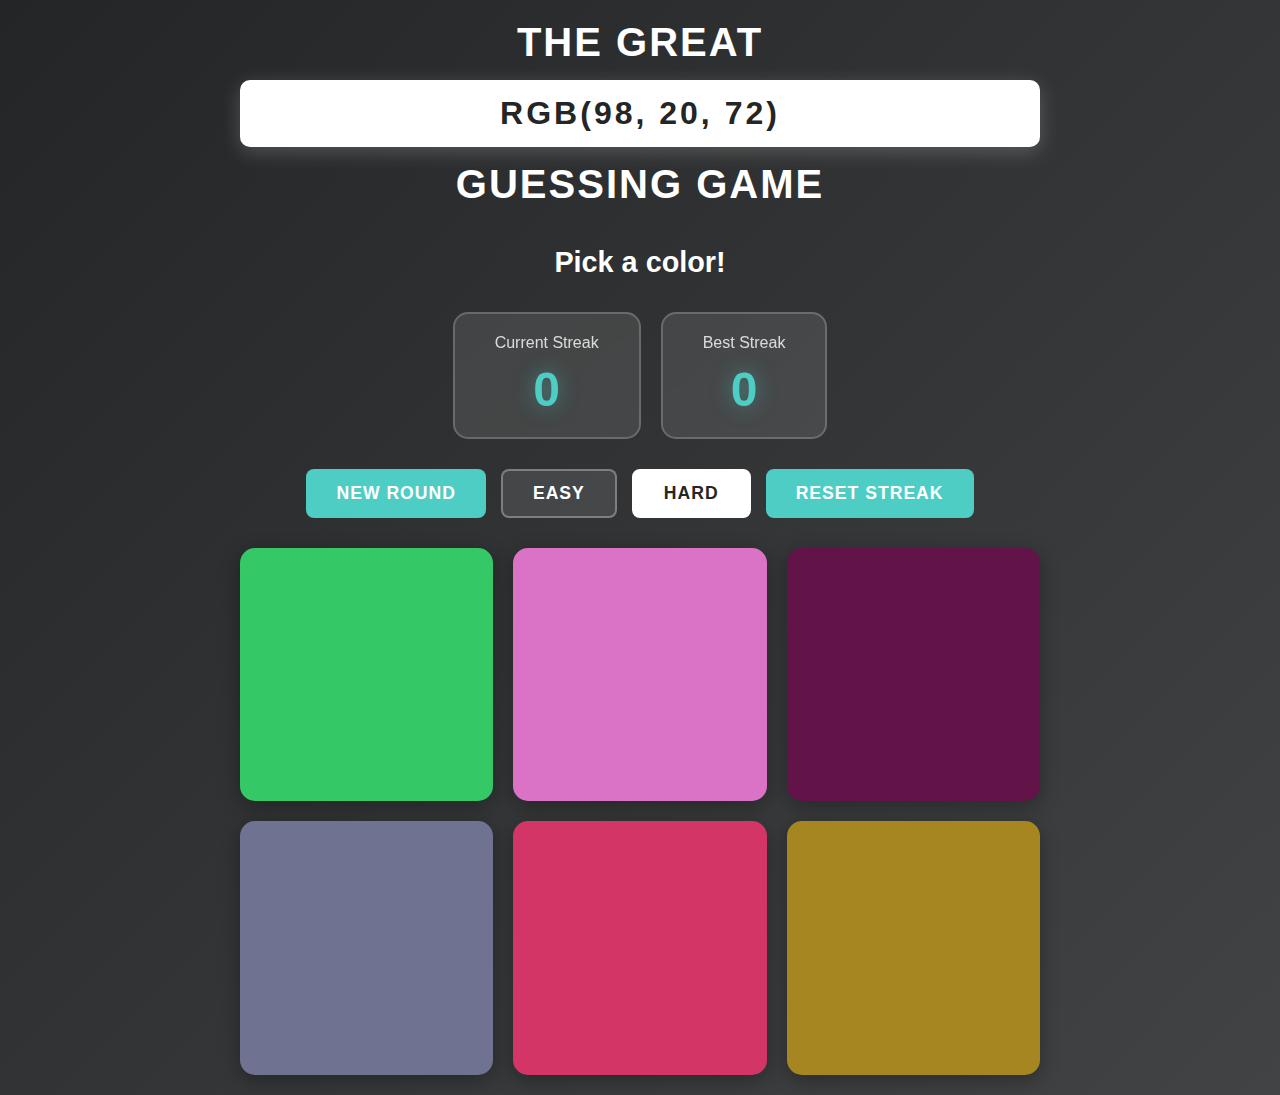
<file: color guessing/index.html>
<!DOCTYPE html>
<html lang="en">
<head>
    <meta charset="UTF-8">
    <meta name="viewport" content="width=device-width, initial-scale=1.0">
    <title>Color Guessing Game</title>
    <link rel="stylesheet" href="style.css">
</head>
<body>
    <div class="container">
        <!-- Header Section -->
        <header>
            <h1>The Great</h1>
            <h1 id="colorDisplay" class="color-display">RGB Color Guessing Game</h1>
            <h1>Guessing Game</h1>
        </header>
        
        <!-- Message Display -->
        <div id="message" class="message">Pick a color!</div>
        
        <!-- Streak Display -->
        <div class="streak-section">
            <div class="streak-box">
                <h3>Current Streak</h3>
                <div id="currentStreak" class="streak-number">0</div>
            </div>
            <div class="streak-box">
                <h3>Best Streak</h3>
                <div id="bestStreak" class="streak-number">0</div>
            </div>
        </div>
        
        <!-- Control Buttons -->
        <div class="controls">
            <button id="newRoundBtn" class="control-btn">New Round</button>
            <button id="easyBtn" class="mode-btn">Easy</button>
            <button id="hardBtn" class="mode-btn selected">Hard</button>
            <button id="resetStreakBtn" class="control-btn">Reset Streak</button>
        </div>
        
        <!-- Color Box Grid -->
        <div id="colorBoxContainer" class="color-box-container">
            <div class="color-box"></div>
            <div class="color-box"></div>
            <div class="color-box"></div>
            <div class="color-box"></div>
            <div class="color-box"></div>
            <div class="color-box"></div>
        </div>
    </div>
    
    <script src="script.js"></script>
</body>
</html>
</file>
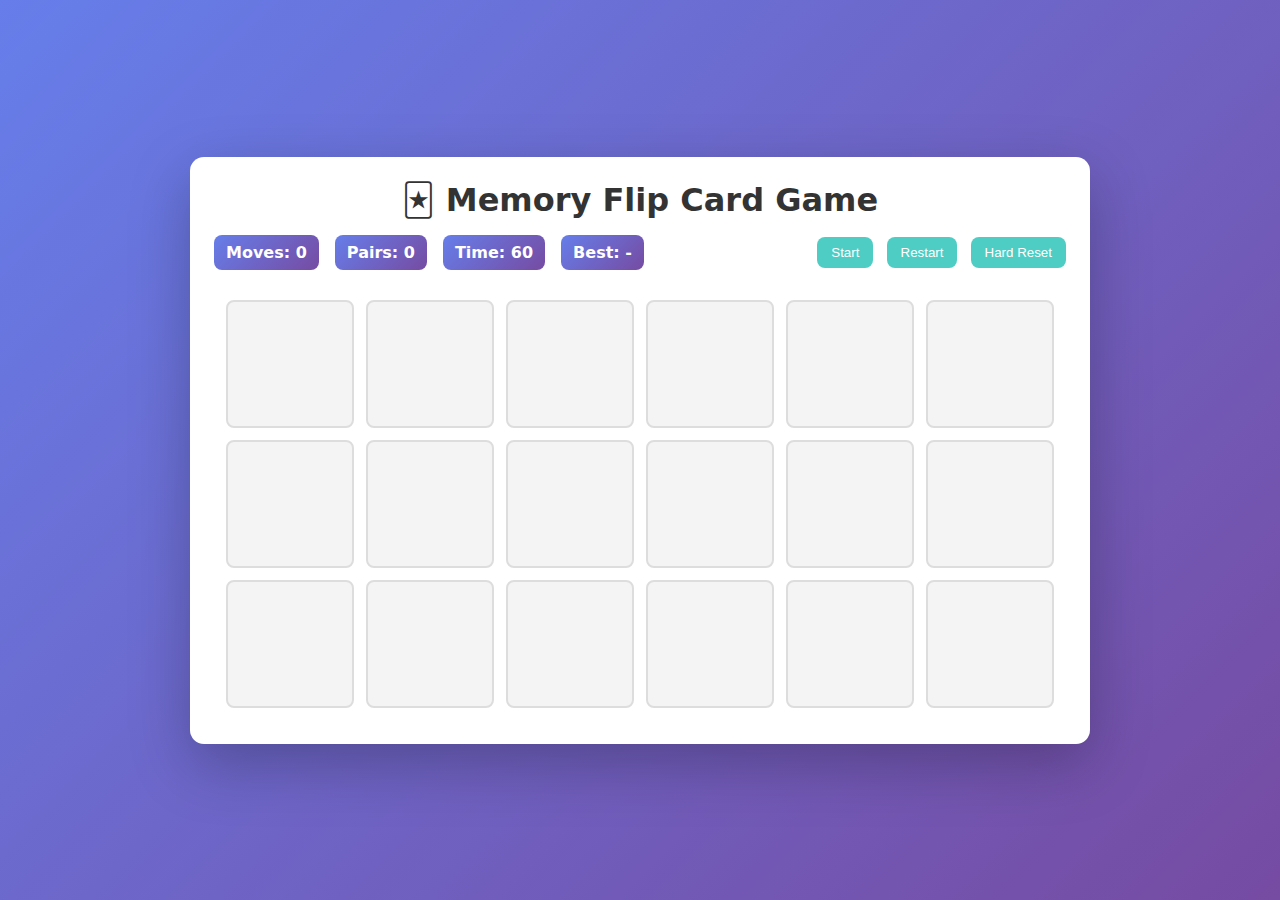
<file: memory flip card game/index.html>
<!DOCTYPE html>
<html lang="en">
<head>
    <meta charset="utf-8" />
    <meta name="viewport" content="width=device-width,initial-scale=1" />
    <title>Memory Flip Card Game</title>
    <link rel="stylesheet" href="style.css" />
</head>
<body>
    <div class="container">
        <h1>🃏 Memory Flip Card Game</h1>

        <div class="controls">
            <div class="scoreboard">
                <div>Moves: <span id="moves">0</span></div>
                <div>Pairs: <span id="pairs">0</span></div>
                <div>Time: <span id="timeLeft">60</span></div>
                <div id="bestBadge">Best: <span id="bestScore">-</span></div>
            </div>

            <div class="buttons">
                <button id="startBtn">Start</button>
                <button id="restartBtn">Restart</button>
                <button id="resetBtn">Hard Reset</button>
            </div>
        </div>

        <div class="board" id="board"></div>

        <div id="countdownOverlay" class="overlay"></div>
    </div>

    <script src="script.js"></script>
</body>
</html>
</file>
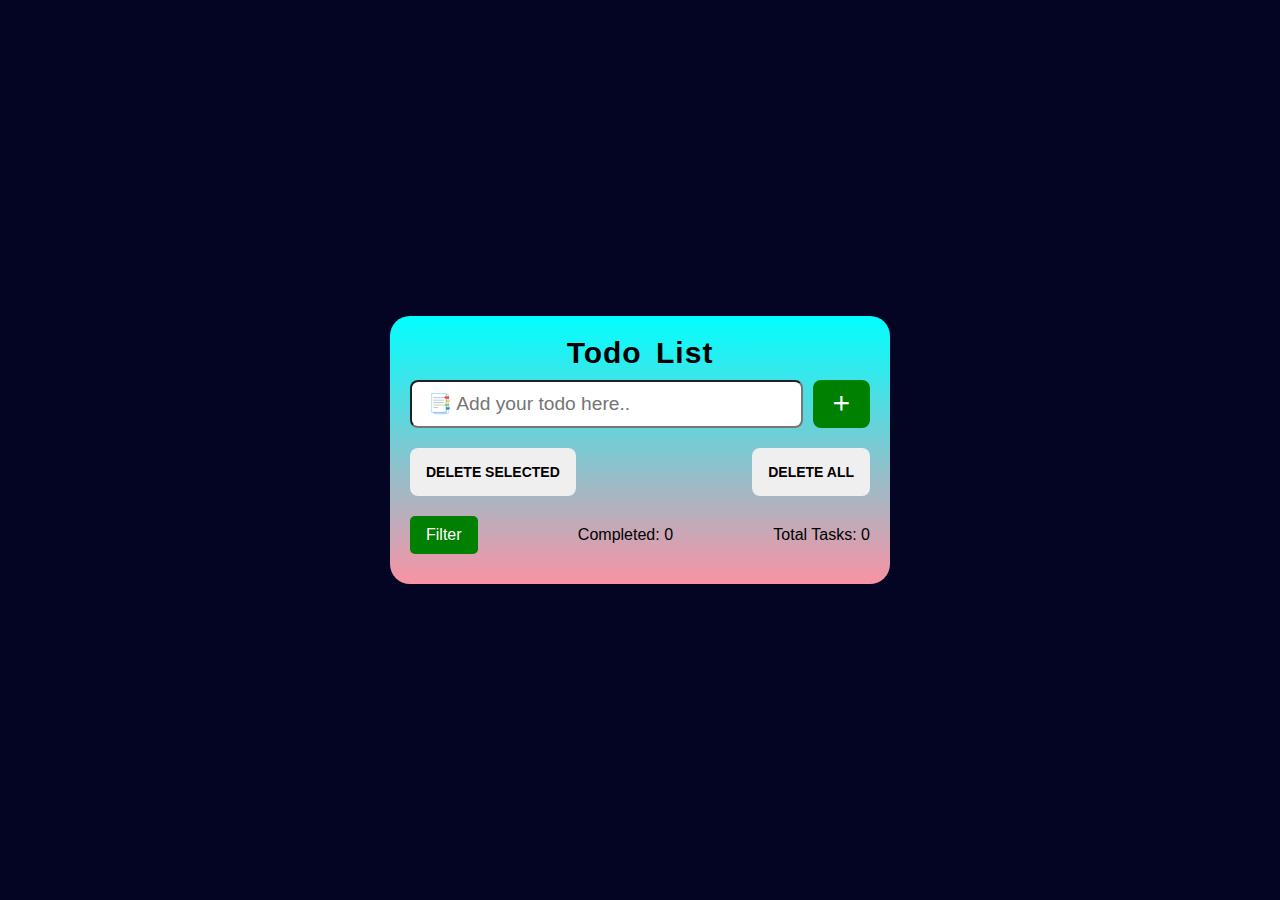
<file: todo-list/index.html>
<!DOCTYPE html>
<html lang="en" data-theme="bumblebee">

<head>
    <meta charset="UTF-8">
    <meta http-equiv="X-UA-Compatible" content="IE=edge">
    <meta name="viewport" content="width=device-width, initial-scale=1.0">
    <!-- css -->
    <link rel="stylesheet" href="style.css">
    <!--Icons-->
    <link href='https://unpkg.com/boxicons@2.1.2/css/boxicons.min.css' rel='stylesheet'>
    <link rel="icon" type="image/x-icon" href="to do.png">

    <title>Todolist</title>
</head>

<body>

    <!-- main todo container -->
    <div class="container">
        <!-- header that has input and add button -->
        <header>
            <h1>Todo List</h1>

            <div class="input-section">
                <input id="todo-input" type="text" placeholder="📑 Add your todo here.."
                    class="input w-full max-w-xs" />
                <button id="add-button" class="btn btn-add ">
                    <i class="bx bx-plus bx-sm"></i>
                </button>
            </div>
        </header>

        <!-- delete buttons -->

        <div class="todos-filter">

            <button id="delete-selected" class="btn btn-ghost delete-selected-btn">
                Delete Selected
            </button>
            <button id="delete-all" class="btn btn-ghost delete-all-btn">
                Delete All
            </button>
        </div>


        <!-- this is the dynamic content which dds ups all the todos -->
        <ul id="all-todos" class="todos-list">

        </ul>


        <!-- dropdown throgh which we can apply filters -->
        <div class="filters">
            <div class="dropdown">
                <button class="dropbtn">Filter</button>
                <div class="dropdown-content">
                    <a href="#" id="all">All</a>
                    <a href="#" id="rem">Pending</a>
                    <a href="#" id="com">Completed</a>
                </div>
            </div>

            <!-- value showing completed task and all -->
            <div class="completed-task">
                <p>Completed: <span id="c-count">0</span></p>
            </div>
            <div class="remaining-task">
                <p>Total Tasks: <span id="r-count">0</span></p>
            </div>
        </div>
    </div>

    <!-- JS -->
    <script src="script.js"></script>

</body>

</html>
</file>
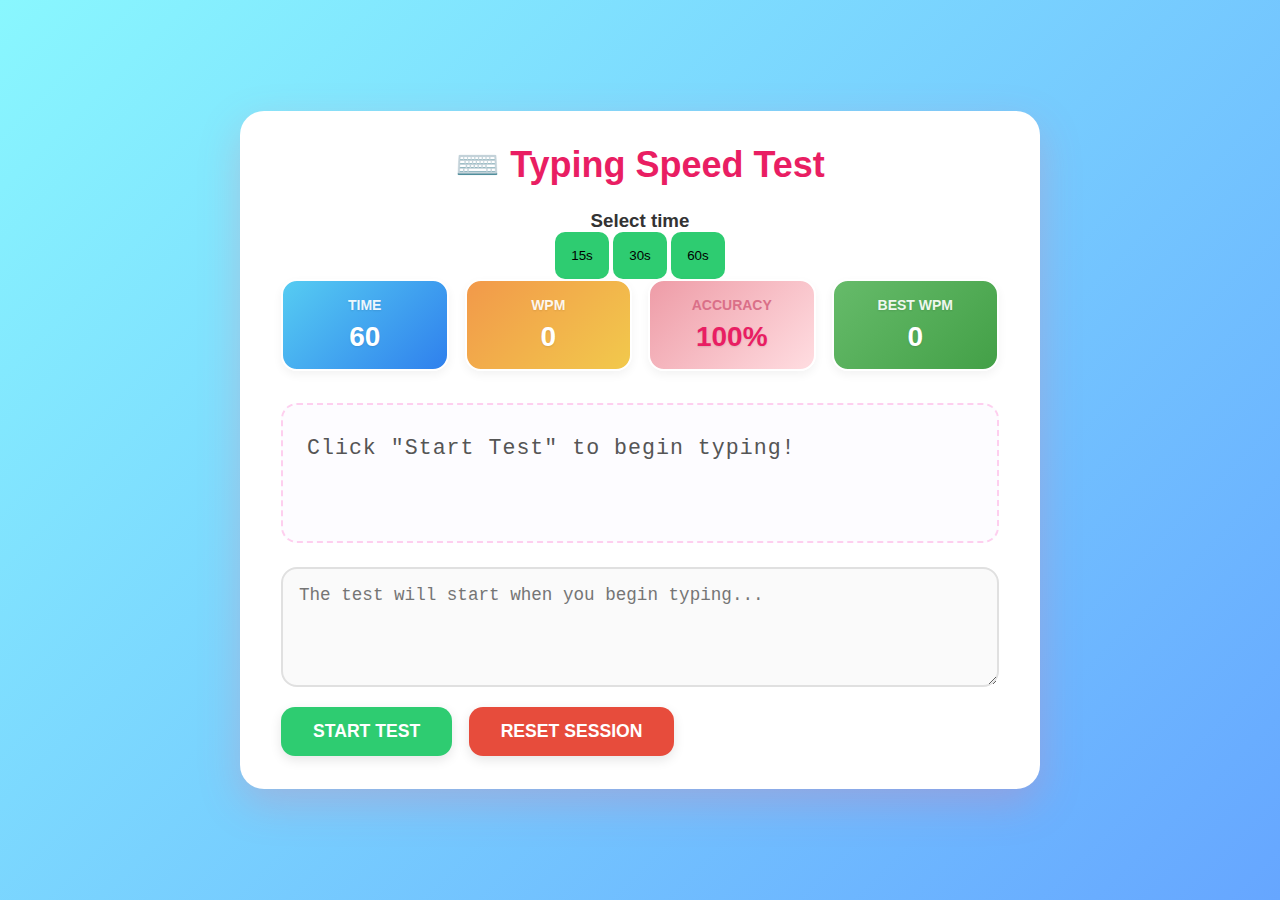
<file: typing speed/index.html>
<!DOCTYPE html>
<html lang="en">
<head>
    <meta charset="UTF-8">
    <meta name="viewport" content="width=device-width, initial-scale=1.0">
    <title>Typing Speed Test</title>
    <link rel="stylesheet" href="style.css">
</head>
<body>
    <div class="container">
        <h1>⌨️ Typing Speed Test</h1>
        <div class="timerBtn">
        <h3>Select time</h3>
            <button id="timer-15">15s</button>
            <button id="timer-30">30s</button>
            <button id="timer-60">60s</button>
        </div>
        <div class="stats-bar">
            <div class="stat-box">
                <h3>Time</h3>
                <div id="timer">60</div>
            </div>
            <div class="stat-box">
                <h3>WPM</h3>
                <div id="wpm">0</div>
            </div>
            <div class="stat-box">
                <h3>Accuracy</h3>
                <div id="accuracy">100%</div>
            </div>
            <div class="stat-box">
                <h3>Best WPM</h3>
                <div id="bestWPM">0</div>
            </div>
        </div>
        
        <div class="text-display" id="textDisplay">
            Click "Start Test" to begin typing!
        </div>
        
        <textarea 
            id="typingArea" 
            placeholder="The test will start when you begin typing..."
            disabled
        ></textarea>
        
        <button id="startBtn" class="start-btn">Start Test</button>
        <button id="resetBtn" class="reset-btn">Reset Session</button>
    </div>
    
    <script src="script.js"></script>
</body>
</html>
</file>
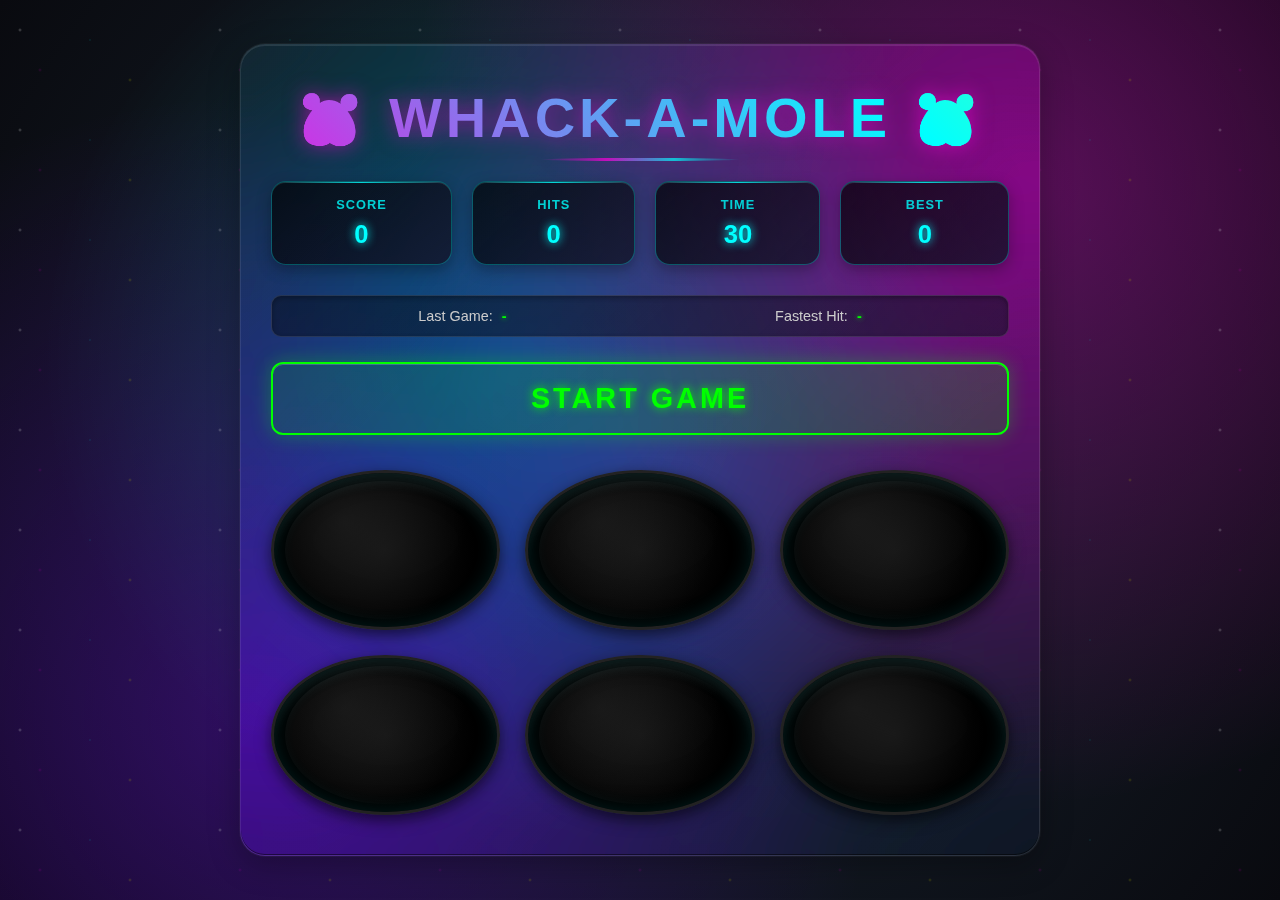
<file: Whack-a-Mole/index.html>
<!DOCTYPE html>
<html lang="en">
<head>
    <meta charset="UTF-8">
    <meta name="viewport" content="width=device-width, initial-scale=1.0">
    <title>Whack-a-Mole Game</title>
    <link rel="stylesheet" href="style.css">
</head>
<body>
    <div class="container">

        <h1 class="title">🐹 Whack-a-Mole 🐹</h1>

        <h2 id="countdownText"></h2>

        <div class="scoreboard">
            <div class="score-box">
                <h3>Score</h3>
                <div id="score">0</div>
            </div>
            <div class="score-box">
                <h3>Hits</h3>
                <div id="hitsDisplay">0</div>
            </div>
            <div class="score-box">
                <h3>Time</h3>
                <div id="timeLeft">30</div>
            </div>
            <div class="score-box">
                <h3>Best</h3>
                <div id="maxScore">0</div>
            </div>
        </div>

        <div class="session-stats">
            <span>Last Game: <strong id="lastScoreDisplay">-</strong></span>
            <span>Fastest Hit: <strong id="fastestHitDisplay">-</strong></span>
        </div>

        <button id="startBtn" class="start-btn">Start Game</button>

        <div class="game-board">
            <div class="hole"><div class="mole"></div></div>
            <div class="hole"><div class="mole"></div></div>
            <div class="hole"><div class="mole"></div></div>
            <div class="hole"><div class="mole"></div></div>
            <div class="hole"><div class="mole"></div></div>
            <div class="hole"><div class="mole"></div></div>
        </div>

        <div id="statusMessage"></div>

    </div>

    <audio id="hitSound" src="https://assets.mixkit.co/active_storage/sfx/2000/2000-preview.mp3"></audio>
    <audio id="popSound" src="https://assets.mixkit.co/active_storage/sfx/2018/2018-preview.mp3"></audio>

    <script src="script.js"></script>
</body>
</html>
</file>
<file: memory flip card game/style.css>
* {
    box-sizing: border-box;
    margin: 0;
    padding: 0
}

body {
    font-family: Inter, system-ui, Segoe UI, Arial;
    background: linear-gradient(135deg, #667eea 0%, #764ba2 100%);
    min-height: 100vh;
    display: flex;
    align-items: center;
    justify-content: center;
    padding: 20px
}

.container {
    background: #fff;
    border-radius: 14px;
    padding: 24px;
    width: 100%;
    max-width: 900px;
    box-shadow: 0 20px 60px rgba(0, 0, 0, .25)
}

h1 {
    color: #333;
    text-align: center;
    margin-bottom: 16px
}

.controls {
    display: flex;
    justify-content: space-between;
    align-items: center;
    margin-bottom: 18px
}

.scoreboard {
    display: flex;
    gap: 16px;
    align-items: center
}

.scoreboard div {
    background: linear-gradient(135deg, #667eea, #764ba2);
    color: #fff;
    padding: 8px 12px;
    border-radius: 8px;
    font-weight: 600
}

.buttons button {
    margin-left: 8px;
    padding: 8px 14px;
    border-radius: 8px;
    border: none;
    background: #4ECDC4;
    color: #fff;
    cursor: pointer
}

.board {
    display: grid;
    grid-template-columns: repeat(6, 1fr);
    gap: 12px;
    padding: 12px
}

.card {
    position: relative;
    padding-top: 100%;
    cursor: pointer;
    perspective: 800px
}

.card .inner {
    position: absolute;
    inset: 0;
    transition: transform .5s;
    transform-style: preserve-3d
}

.card.flipped .inner {
    transform: rotateY(180deg)
}

.card .front,
.card .back {
    position: absolute;
    inset: 0;
    border-radius: 8px;
    display: flex;
    align-items: center;
    justify-content: center;
    backface-visibility: hidden;
    font-size: 1.2rem
}

.card .front {
    background: #f4f4f4;
    border: 2px solid #ddd
}

.card .back {
    background: #667eea;
    color: #fff;
    transform: rotateY(180deg)
}

.card.matched .inner {
    box-shadow: 0 8px 20px rgba(78, 205, 196, .25);
    outline: 4px solid rgba(78, 205, 196, .12)
}

.card.mismatch {
    animation: shake .4s
}

.overlay {
    position: fixed;
    left: 50%;
    top: 50%;
    transform: translate(-50%, -50%);
    padding: 20px 28px;
    border-radius: 10px;
    background: rgba(0, 0, 0, .65);
    color: #fff;
    font-size: 36px;
    display: none
}

.overlay.visible {
    display: block
}

@keyframes shake {
    0% {
        transform: translateX(0)
    }

    25% {
        transform: translateX(-6px)
    }

    50% {
        transform: translateX(6px)
    }

    75% {
        transform: translateX(-4px)
    }

    100% {
        transform: translateX(0)
    }
}

@media(max-width:800px) {
    .board {
        grid-template-columns: repeat(4, 1fr)
    }
}

@media(max-width:480px) {
    .board {
        grid-template-columns: repeat(3, 1fr)
    }
}
</file>
<file: todo-list/style.css>
@import url('https://fonts.googleapis.com/css2?family=Poppins:wght@200;300;400;500;600;800;900&display=swap');

/* for whole documents */
* {
    margin: 0;
    padding: 0;
    box-sizing: border-box;
    font-family:'Franklin Gothic Medium', 'Arial Narrow', Arial, sans-serif;
}

/* for hide scroll bar */
::-webkit-scrollbar {
    display: none;
}

body{
    position: relative;
    height: 100vh;
    display: flex;
    justify-content: center;
    align-items: center;
    background-color: rgb(4, 4, 35);
}



.container {
    display: flex;
    align-items: center;
    justify-content: center;
    flex-direction: column;
    margin: 0 400px;
    min-width: 500px;
    max-width: 1000px;
    background-image: linear-gradient(aqua, rgb(249, 146, 164));
    border-radius: 20px;
    padding: 20px;
}
/* header */

.container header {
    display: flex;
    justify-content: center;
    align-items: center;
    flex-direction: column;
    width: 100%;
    margin-bottom: 20px;
}

header h1 {
    font-size: 30px;
    font-weight: bolder;
    margin-bottom: 10px;
    letter-spacing: 1px;
    word-spacing: 5px;
}


/* input-section */

header .input-section {
    width: 100%;
    display: flex;
    flex-direction: row;
    justify-content: space-between;
    align-items: center;
    width: 100%;
    height: 100%;
}

.input-section input {
    margin-right: 10px;
    max-width: 100%;
}
.max-w-xs {
    max-width: 20rem;
}
.w-full {
    width: 100%;
}

.input {
    border-radius: 0.5rem;
    height: 3rem;
    border-width: 2px black solid;
    flex-shrink: 1;
    padding: 0rem 1rem;
    font-size: 1.2rem;
    line-height: 2;
}

/* todofilters */

.todos-filter, .filters {
    display: flex;
    justify-content: space-between;
    align-items: center;
    width: 100%;
    height: 100%;
    margin-bottom: 10px;
}
.filters {
  margin-top: 10px;
}


.todos-list {
    display: flex;
    flex-direction: column;
    justify-content: space-between;
    align-items: center;
    min-height: 100%;
    max-height: 54vh;
    overflow-y: scroll;
    width: 100%;
}

.todos-list .todo-item{
    display: flex;
    flex-direction: row;
    justify-content: space-between;
    align-items: center;
    padding: 10px;
    width: 100%;
}

.todo-item{
      background-color: wheat;
      border-radius: 12px;
      margin-bottom: 5px;
}

.todo-item p{
    margin-right: 10px;
    font-size: 1.4rem;
}

.todo-item .todo-actions {
    display: flex;
    flex-direction: row;
    align-items: center;
    justify-content: end;
    width: 100%;
    height: 100%;
}

.todo-actions button:not(:last-child){
    margin-right: 10px;
}

.di, .ci{
    pointer-events: none;
}


.line{
    text-decoration: line-through;
}


/*buttons styling*/
.btn{
    cursor: pointer;
    user-select: none;
    border: none;
    outline: none;
    text-align: center;
    border-radius: 0.5rem;
    height: 3rem;
    min-height: 3rem;
    text-transform: uppercase;
    border-width:1px;
    animation: button-pop var(--animation-btn,.25s)ease-in-out;
    flex-wrap: wrap;
    flex-shrink: 0;
    justify-content: center;
    align-items: center;
    padding-left: 1rem;
    padding-right: 1rem;
    font-size: .875rem;
    font-weight: 600;
    line-height: 1em;
    text-decoration-line: none;
    transition: .2s all cubic-bezier(.4,0,.2,1);
    display: inline-flex;
}

.btn:hover{
    background-color: rgb(108, 109, 110);
    color: white;
}


.btn-add{
    background-color: green;
    color: white
}
.btn-add:hover{
    background-color: white;
    color:rgb(255, 221, 0);
}

.btn-success{
    opacity: 1;
    background-color:rgb(50, 177, 50);
    color: white
}

.btn-success:hover{
    background-color: white;
    color:rgb(50, 177, 50);
}

.btn-error{
    opacity: 1;
    background-color:rgb(246, 77, 4);
    color: white
}
.btn-error:hover{
    background-color: white;
    color:rgb(246, 77, 4);
}

.dropbtn {
    background-color: green;
    color: white;
    padding: 10px 16px;
    font-size: 16px;
    border: none;
    cursor: pointer;
    border-radius: 5px;
  }
  
  .dropdown {
    position: relative;
    display: inline-block;
  }
  
  .dropdown-content {
    display: none;
    position: absolute;
    background-color: #f9f9f9;
    min-width: 160px;
    box-shadow: 0px 8px 16px 0px rgba(0,0,0,0.2);
    z-index: 1;
  }
  
  .dropdown-content a {
    color: black;
    padding: 12px 16px;
    text-decoration: none;
    display: block;
  }
  
  .dropdown-content a:hover {background-color: #f1f1f1}
  
  .dropdown:hover .dropdown-content {
    display: block;
  }
  
  .dropdown:hover .dropbtn {
    background-color: white;
    color: yellowgreen;
  }



/* Responsive */
@media only screen and (max-width: 530px) {
    .container {
        margin: 0 20px;
        max-width: 96%;
        min-width: 96%;
    }
}
</file>
<file: typing speed/style.css>
* {
  margin: 0;
  padding: 0;
  box-sizing: border-box;
}

body {
  font-family: "Poppins", -apple-system, BlinkMacSystemFont, "Segoe UI", Roboto,
    Helvetica, Arial, sans-serif;
  background: linear-gradient(135deg, #89f7fe 0%, #66a6ff 100%);
  min-height: 100vh;
  display: flex;
  justify-content: center;
  align-items: center;
  padding: 20px;
  color: #333;
}

.container {
  background: white;
  border-radius: 24px;
  padding: 32px 40px;
  max-width: 800px;
  width: 100%;
  box-shadow: 0 15px 40px rgba(255, 102, 136, 0.25);
  border: 1px solid rgba(255, 255, 255, 0.5);
}
.timerBtn{
  text-align: center;
}
.timerBtn button{
  background-color: #2ecc71;
  padding: 16px;
  border: none;
  border-radius: 10px;
}

h1 {
  text-align: center;
  color: #e91e63;
  margin-bottom: 24px;
  font-size: 2.25em;
  font-weight: 700;
}

.stats-bar {
  display: grid;
  grid-template-columns: repeat(4, 1fr);
  gap: 16px;
  margin-bottom: 32px;
}

.stat-box {
  background: #f8f9fa;
  color: white;
  padding: 16px;
  border-radius: 16px;
  text-align: center;
  border: 2px solid white;
  box-shadow: 0 4px 10px rgba(0, 0, 0, 0.05);
}

.stat-box:nth-child(1) {
  background: linear-gradient(135deg, #56ccf2, #2f80ed);
}
.stat-box:nth-child(2) {
  background: linear-gradient(135deg, #f2994a, #f2c94c);
}
.stat-box:nth-child(3) {
  background: linear-gradient(135deg, #ee9ca7, #ffdde1);
  color: #c43c5b;
}
.stat-box:nth-child(3) div {
  color: #e91e63;
}
.stat-box:nth-child(4) {
  background: linear-gradient(135deg, #66bb6a, #43a047);
}

.stat-box h3 {
  font-size: 0.875em; 
  margin-bottom: 8px;
  font-weight: 700;
  color: white;
  opacity: 0.9;
  text-transform: uppercase;
  text-shadow: 0 1px 2px rgba(0, 0, 0, 0.1);
}
.stat-box:nth-child(3) h3 {
  color: #da6f88;
  opacity: 1;
  text-shadow: none;
}

.stat-box div {
  font-size: 1.75em; 
  font-weight: 700;
  color: white;
  text-shadow: 0 1px 2px rgba(0, 0, 0, 0.1);
}

.text-display {
  background: #fdfcff;
  border: 2px dashed #fecfef;
  padding: 24px;
  border-radius: 16px;
  font-family: "Roboto Mono", "Courier New", monospace;
  font-size: 1.35em; 
  line-height: 1.8;
  margin-bottom: 24px;
  min-height: 140px;
  letter-spacing: 1px;
  overflow-wrap: break-word;
  color: #555;
}

.text-display .correct {
  color: #bdc3c7;
}

.text-display .incorrect {
  color: #e74c3c;
  background: #f9e0de;
  border-radius: 4px;
  text-decoration: underline;
  text-decoration-color: #e74c3c;
}

.text-display .current {
  background: #aee1ff;
  color: #0056b3;
  border-radius: 4px;
  font-weight: 700;
}

#typingArea {
  width: 100%;
  padding: 16px;
  font-size: 1.1em;
  border: 2px solid #e0e0e0;
  border-radius: 16px;
  resize: vertical;
  min-height: 120px;
  font-family: "Roboto Mono", "Courier New", monospace;
  margin-bottom: 16px;
  transition: border-color 0.2s, box-shadow 0.2s;
}

#typingArea:focus {
  outline: none;
  border-color: #e91e63;
  box-shadow: 0 0 10px rgba(233, 30, 99, 0.2);
}

.start-btn,
.reset-btn {
  padding: 14px 32px;
  font-size: 1.1em; 
  font-weight: 700;
  border: none;
  border-radius: 14px;
  cursor: pointer;
  transition: all 0.2s ease-in-out;
  margin-right: 12px;
  box-shadow: 0 4px 12px rgba(0, 0, 0, 0.1);
  text-transform: uppercase;
}

.start-btn {
  background: #2ecc71;
  color: white;
}

.start-btn:hover {
  background: #28b463;
  transform: translateY(-2px);
  box-shadow: 0 6px 16px rgba(0, 0, 0, 0.15);
}

.start-btn:disabled {
  background: #ccc;
  cursor: not-allowed;
  transform: none;
  box-shadow: 0 4px 12px rgba(0, 0, 0, 0.1);
}

.reset-btn {
  background: #e74c3c;
  color: white;
}

.reset-btn:hover {
  background: #c0392b;
  transform: translateY(-2px);
  box-shadow: 0 6px 16px rgba(0, 0, 0, 0.15);
}

.start-btn:active,
.reset-btn:active {
  transform: scale(0.98) translateY(1px);
}

@media (max-width: 768px) {
  .stats-bar {
    grid-template-columns: repeat(2, 1fr);
  }

  h1 {
    font-size: 1.75em; 
  }

  .container {
    padding: 24px;
  }

  .text-display {
    font-size: 1.15em;
  }
}

@media (max-width: 480px) {
  .stats-bar {
    grid-template-columns: 1fr;
  }

  .start-btn,
  .reset-btn {
    width: 100%;
    margin-bottom: 10px;
  }
}
</file>
<file: Whack-a-Mole/style.css>
* {
    margin: 0;
    padding: 0;
    box-sizing: border-box;
}

body {
    font-family: 'Orbitron', 'Poppins', sans-serif;
    background: 
        radial-gradient(circle at 20% 80%, rgba(120, 0, 255, 0.3) 0%, transparent 50%),
        radial-gradient(circle at 80% 20%, rgba(255, 0, 222, 0.3) 0%, transparent 50%),
        radial-gradient(circle at 40% 40%, rgba(0, 255, 255, 0.2) 0%, transparent 50%),
        radial-gradient(circle at center, #1b2735 0%, #090a0f 100%);
    min-height: 100vh;
    display: flex;
    justify-content: center;
    align-items: center;
    padding: 20px;
    color: #fff;
    overflow-x: hidden;
    position: relative;
}

/* Animated background particles */
body::before {
    content: '';
    position: fixed;
    top: 0;
    left: 0;
    width: 100%;
    height: 100%;
    background: 
        radial-gradient(2px 2px at 20px 30px, #eee, transparent),
        radial-gradient(2px 2px at 40px 70px, rgba(255, 0, 222, 0.5), transparent),
        radial-gradient(1px 1px at 90px 40px, rgba(0, 255, 255, 0.8), transparent),
        radial-gradient(2px 2px at 130px 80px, rgba(255, 255, 0, 0.6), transparent);
    background-repeat: repeat;
    background-size: 200px 100px;
    z-index: -1;
    animation: float 20s infinite linear;
    opacity: 0.3;
}

.container {
    width: 100%;
    max-width: 800px;
    background: linear-gradient(135deg, 
        rgba(255, 255, 255, 0.05) 0%, 
        rgba(255, 255, 255, 0.02) 100%);
    backdrop-filter: blur(15px) saturate(180%);
    border: 1px solid rgba(255, 255, 255, 0.1);
    border-radius: 25px;
    box-shadow: 
        0 8px 32px rgba(0, 0, 0, 0.3),
        inset 0 1px 0 rgba(255, 255, 255, 0.1),
        inset 0 -1px 0 rgba(0, 0, 0, 0.5),
        0 0 0 1px rgba(255, 255, 255, 0.05);
    padding: 40px 30px;
    position: relative;
    overflow: hidden;
    transition: transform 0.3s ease, box-shadow 0.3s ease;
}

.container::before {
    content: '';
    position: absolute;
    top: 0;
    left: -100%;
    width: 100%;
    height: 100%;
    background: linear-gradient(90deg, 
        transparent, 
        rgba(255, 255, 255, 0.1), 
        transparent);
    transition: left 0.6s ease;
    z-index: 1;
}

.container:hover::before {
    left: 100%;
}

.container:hover {
    transform: translateY(-5px);
    box-shadow: 
        0 15px 40px rgba(0, 255, 255, 0.2),
        inset 0 1px 0 rgba(255, 255, 255, 0.1),
        inset 0 -1px 0 rgba(0, 0, 0, 0.5);
}

.title {
    text-align: center;
    font-size: 3.5em;
    color: #fff;
    margin-bottom: 30px;
    font-weight: 900;
    text-transform: uppercase;
    letter-spacing: 4px;
    background: linear-gradient(45deg, #ff00de, #00ffff, #ffff00, #ff00de);
    background-size: 300% 300%;
    -webkit-background-clip: text;
    -webkit-text-fill-color: transparent;
    background-clip: text;
    animation: 
        gradient-shift 3s ease infinite,
        text-float 3s ease-in-out infinite;
    position: relative;
    filter: drop-shadow(0 0 10px rgba(255, 0, 222, 0.5));
}

.title::after {
    content: '';
    position: absolute;
    bottom: -10px;
    left: 50%;
    transform: translateX(-50%);
    width: 200px;
    height: 3px;
    background: linear-gradient(90deg, transparent, #ff00de, #00ffff, transparent);
    border-radius: 50%;
    opacity: 0.7;
}

.scoreboard {
    display: flex;
    justify-content: center;
    flex-wrap: wrap;
    gap: 20px;
    margin: 30px auto;
    perspective: 1000px;
}

.score-box {
    background: linear-gradient(135deg, 
        rgba(0, 0, 0, 0.7) 0%, 
        rgba(20, 20, 40, 0.8) 100%);
    border: 1px solid rgba(0, 255, 255, 0.3);
    color: #00ffff;
    padding: 15px 20px;
    border-radius: 15px;
    text-align: center;
    min-width: 100px;
    box-shadow: 
        0 5px 15px rgba(0, 0, 0, 0.3),
        inset 0 1px 0 rgba(255, 255, 255, 0.1);
    flex: 1 1 auto;
    transition: all 0.3s ease;
    position: relative;
    overflow: hidden;
    transform-style: preserve-3d;
}

.score-box::before {
    content: '';
    position: absolute;
    top: 0;
    left: 0;
    right: 0;
    height: 1px;
    background: linear-gradient(90deg, 
        transparent, 
        rgba(0, 255, 255, 0.8), 
        transparent);
}

.score-box:hover {
    transform: translateY(-5px) rotateX(5deg);
    box-shadow: 
        0 10px 25px rgba(0, 255, 255, 0.2),
        inset 0 1px 0 rgba(255, 255, 255, 0.2);
    border-color: rgba(0, 255, 255, 0.6);
}

.score-box h3 {
    font-size: 0.8em;
    text-transform: uppercase;
    opacity: 0.8;
    margin-bottom: 8px;
    letter-spacing: 1px;
    font-weight: 600;
}

.score-box div {
    font-size: 1.6em;
    font-weight: 800;
    text-shadow: 0 0 10px currentColor;
    transition: all 0.3s ease;
    position: relative;
    z-index: 2;
}

/* Gold Text Class */
.gold-text {
    color: #ffd700 !important;
    text-shadow: 
        0 0 10px #ffd700, 
        0 0 20px #ffaa00,
        0 0 30px #ff8800 !important;
    animation: gold-pulse 2s ease-in-out infinite;
}

/* High Score Glow Animation */
.glow-anim {
    animation: high-score-glow 1s ease-in-out infinite alternate;
    color: #ffff00 !important;
}

@keyframes high-score-glow {
    from {
        text-shadow: 
            0 0 10px #ffff00,
            0 0 20px #ffaa00;
        transform: scale(1);
    }
    to {
        text-shadow: 
            0 0 20px #ffff00,
            0 0 40px #ffaa00,
            0 0 60px #ff8800;
        transform: scale(1.1);
    }
}

@keyframes gold-pulse {
    0%, 100% {
        text-shadow: 
            0 0 10px #ffd700, 
            0 0 20px #ffaa00;
        transform: scale(1);
    }
    50% {
        text-shadow: 
            0 0 15px #ffd700, 
            0 0 30px #ffaa00,
            0 0 45px #ff8800;
        transform: scale(1.05);
    }
}

/* Session Stats Bar */
.session-stats {
    display: flex;
    justify-content: space-around;
    margin-bottom: 25px;
    font-size: 0.9em;
    color: #ccc;
    background: linear-gradient(135deg, 
        rgba(0, 0, 0, 0.4) 0%, 
        rgba(20, 20, 40, 0.6) 100%);
    padding: 12px;
    border-radius: 10px;
    border: 1px solid rgba(255, 255, 255, 0.1);
    box-shadow: inset 0 2px 5px rgba(0, 0, 0, 0.3);
}

.session-stats strong {
    color: #00ff00;
    margin-left: 5px;
    text-shadow: 0 0 5px #00ff00;
}

.start-btn {
    width: 100%;
    padding: 18px;
    background: linear-gradient(135deg, 
        rgba(0, 255, 0, 0.1) 0%, 
        rgba(0, 200, 0, 0.2) 100%);
    border: 2px solid #00ff00;
    border-radius: 12px;
    font-size: 1.8em;
    color: #00ff00;
    font-family: 'Orbitron', sans-serif;
    font-weight: bold;
    text-transform: uppercase;
    letter-spacing: 3px;
    cursor: pointer;
    transition: all 0.4s cubic-bezier(0.175, 0.885, 0.32, 1.275);
    margin-bottom: 35px;
    box-shadow: 
        0 0 20px rgba(0, 255, 0, 0.3),
        inset 0 1px 0 rgba(255, 255, 255, 0.2);
    text-shadow: 0 0 10px #00ff00;
    position: relative;
    overflow: hidden;
}

.start-btn::before {
    content: '';
    position: absolute;
    top: 0;
    left: -100%;
    width: 100%;
    height: 100%;
    background: linear-gradient(90deg, 
        transparent, 
        rgba(255, 255, 255, 0.2), 
        transparent);
    transition: left 0.6s ease;
}

.start-btn:hover::before {
    left: 100%;
}

.start-btn:hover {
    background: linear-gradient(135deg, 
        rgba(0, 255, 0, 0.3) 0%, 
        rgba(0, 200, 0, 0.4) 100%);
    color: #fff;
    box-shadow: 
        0 0 40px rgba(0, 255, 0, 0.6),
        0 0 80px rgba(0, 255, 0, 0.3),
        inset 0 1px 0 rgba(255, 255, 255, 0.3);
    transform: scale(1.03) translateY(-2px);
    border-color: #80ff80;
}

.start-btn:active {
    transform: scale(0.98) translateY(0);
}

.start-btn:disabled {
    background: rgba(50, 50, 50, 0.3);
    border-color: #444;
    color: #666;
    box-shadow: none;
    cursor: not-allowed;
    transform: none;
}

.start-btn:disabled::before {
    display: none;
}

.game-board {
    display: grid;
    grid-template-columns: repeat(3, 1fr);
    gap: 25px;
    perspective: 1000px;
}

.hole {
    height: 160px;
    background: radial-gradient(circle at center, #111 0%, #000 70%);
    border-radius: 50%;
    border: 3px solid #222;
    box-shadow: 
        inset 0 -10px 30px rgba(0, 0, 0, 0.9),
        inset 0 10px 10px rgba(50, 50, 50, 0.3),
        0 5px 15px rgba(0, 0, 0, 0.6);
    overflow: hidden;
    position: relative;
    cursor: crosshair;
    transition: all 0.3s ease;
    transform-style: preserve-3d;
}

.hole::before {
    content: '';
    position: absolute;
    top: 5%;
    left: 5%;
    right: 5%;
    bottom: 5%;
    border-radius: 50%;
    background: radial-gradient(circle at 30% 30%, 
        rgba(50, 50, 50, 0.4) 0%, 
        transparent 70%);
    z-index: 1;
}

.hole::after {
    content: '';
    position: absolute;
    top: 0; 
    left: 0; 
    right: 0; 
    bottom: 0;
    border-radius: 50%;
    box-shadow: 
        inset 0 0 20px rgba(0, 255, 255, 0.3),
        0 0 30px rgba(0, 255, 255, 0.1);
    opacity: 0.4;
    pointer-events: none;
    z-index: 5;
    transition: opacity 0.3s ease;
}

.hole:hover::after {
    opacity: 0.7;
}

.hole:hover {
    transform: translateY(-5px) rotateX(5deg);
    box-shadow: 
        inset 0 -10px 30px rgba(0, 0, 0, 0.9),
        inset 0 10px 10px rgba(50, 50, 50, 0.3),
        0 10px 25px rgba(0, 255, 255, 0.2);
}

.mole {
    width: 75%;
    height: 75%;
    background: radial-gradient(circle at 30% 30%, 
        #ff00de 0%, 
        #cc00b3 30%, 
        #660058 100%);
    border-radius: 50%;
    position: absolute;
    bottom: -100%;
    left: 50%;
    transform: translateX(-50%);
    transition: bottom 0.2s cubic-bezier(0.175, 0.885, 0.32, 1.275);
    box-shadow: 
        0 0 30px #ff00de,
        inset 0 -5px 10px rgba(0, 0, 0, 0.5);
    z-index: 2;
    cursor: pointer;
}

.mole::before {
    content: "👾";
    font-size: 4rem;
    position: absolute;
    top: 50%;
    left: 50%;
    transform: translate(-50%, -50%);
    filter: drop-shadow(0 2px 5px rgba(0, 0, 0, 0.5));
    z-index: 3;
}

.mole::after {
    content: '';
    position: absolute;
    top: 15%;
    left: 25%;
    width: 20%;
    height: 10%;
    border-radius: 50%;
    background: rgba(255, 255, 255, 0.3);
    filter: blur(2px);
    z-index: 2;
}

.mole.up {
    bottom: 8%;
    animation: mole-bounce 0.3s ease;
}

.mole.hit {
    background: radial-gradient(circle at 30% 30%, 
        #ffff00 0%, 
        #ffaa00 50%, 
        #ff6600 100%);
    transition: all 0.1s ease;
    box-shadow: 
        0 0 40px #ffff00,
        0 0 80px #ffaa00;
}

.mole.hit::before {
    content: "💥";
    animation: explosion 0.3s ease-out;
}

#statusMessage {
    margin-top: 25px;
    padding: 20px;
    background: linear-gradient(135deg, 
        rgba(255, 0, 222, 0.15) 0%, 
        rgba(200, 0, 180, 0.25) 100%);
    border: 1px solid rgba(255, 0, 222, 0.4);
    color: #fff;
    border-radius: 12px;
    text-align: center;
    font-size: 1.3em;
    font-weight: bold;
    text-shadow: 0 0 10px #ff00de;
    display: none;
    animation: popIn 0.4s cubic-bezier(0.175, 0.885, 0.32, 1.275);
    min-height: 60px;
    backdrop-filter: blur(5px);
    box-shadow: 
        0 5px 15px rgba(255, 0, 222, 0.2),
        inset 0 1px 0 rgba(255, 255, 255, 0.1);
}

#countdownText {
    text-align: center;
    font-size: 5em;
    font-weight: 900;
    position: absolute;
    top: 50%;
    left: 50%;
    transform: translate(-50%, -50%);
    color: #fff;
    z-index: 100;
    text-shadow: 
        0 0 20px #ff0000,
        0 0 40px #ff4444,
        0 0 60px #ff8888;
    pointer-events: none;
    animation: countdown-pulse 0.5s ease-in-out infinite alternate;
}

/* Animations */
@keyframes flicker {
    0%, 19%, 21%, 23%, 25%, 54%, 56%, 100% {
        text-shadow: 
            0 0 5px #fff,
            0 0 10px #fff,
            0 0 20px #ff00de,
            0 0 30px #ff00de,
            0 0 40px #ff00de;
        opacity: 1;
    }
    20%, 24%, 55% {
        text-shadow: none;
        opacity: 0.8;
    }
}

@keyframes gradient-shift {
    0%, 100% {
        background-position: 0% 50%;
    }
    50% {
        background-position: 100% 50%;
    }
}

@keyframes text-float {
    0%, 100% {
        transform: translateY(0);
    }
    50% {
        transform: translateY(-5px);
    }
}

@keyframes float {
    0% {
        transform: translateY(0) translateX(0);
    }
    50% {
        transform: translateY(-20px) translateX(10px);
    }
    100% {
        transform: translateY(0) translateX(0);
    }
}

@keyframes popIn {
    0% {
        opacity: 0;
        transform: scale(0.8) translateY(20px);
    }
    100% {
        opacity: 1;
        transform: scale(1) translateY(0);
    }
}

@keyframes mole-bounce {
    0% {
        transform: translateX(-50%) scale(0.8);
    }
    70% {
        transform: translateX(-50%) scale(1.1);
    }
    100% {
        transform: translateX(-50%) scale(1);
    }
}

@keyframes explosion {
    0% {
        transform: translate(-50%, -50%) scale(0.5);
        opacity: 0;
    }
    50% {
        transform: translate(-50%, -50%) scale(1.2);
        opacity: 1;
    }
    100% {
        transform: translate(-50%, -50%) scale(1);
        opacity: 1;
    }
}

@keyframes countdown-pulse {
    from {
        transform: translate(-50%, -50%) scale(1);
        opacity: 1;
    }
    to {
        transform: translate(-50%, -50%) scale(1.1);
        opacity: 0.8;
    }
}

/* Responsive Design */
@media (max-width: 768px) {
    .container {
        padding: 25px 20px;
        margin: 10px;
    }
    
    .title {
        font-size: 2.5em;
        letter-spacing: 2px;
    }
    
    .game-board {
        grid-template-columns: repeat(2, 1fr);
        gap: 15px;
    }
    
    .hole {
        height: 130px;
    }
    
    .score-box {
        min-width: 80px;
        padding: 12px 15px;
    }
    
    .start-btn {
        padding: 15px;
        font-size: 1.5em;
    }
    
    #countdownText {
        font-size: 4em;
    }
}

@media (max-width: 480px) {
    .title {
        font-size: 2em;
    }
    
    .game-board {
        grid-template-columns: 1fr;
        gap: 12px;
    }
    
    .hole {
        height: 120px;
    }
    
    .scoreboard {
        gap: 10px;
    }
    
    .session-stats {
        flex-direction: column;
        gap: 8px;
        text-align: center;
    }
}
</file>
<file: color guessing/style.css>
/* Reset and Base Styles */
* {
    margin: 0;
    padding: 0;
    box-sizing: border-box;
}

body {
    font-family: 'Montserrat', 'Arial', sans-serif;
    background: linear-gradient(135deg, #232526 0%, #414345 100%);
    min-height: 100vh;
    display: flex;
    justify-content: center;
    align-items: center;
    padding: 20px;
    color: white;
}

/* Main Container */
.container {
    max-width: 800px;
    width: 90%;
    text-align: center;
}

/* Header Styles */
header {
    margin-bottom: 30px;
}

header h1 {
    font-size: 2.5em;
    font-weight: 700;
    text-transform: uppercase;
    letter-spacing: 2px;
}

.color-display {
    background: white;
    color: #232526;
    padding: 15px 30px;
    border-radius: 10px;
    margin: 15px 0;
    font-size: 2em;
    letter-spacing: 3px;
    box-shadow: 0 5px 20px rgba(255, 255, 255, 0.2);
}

/* Message Display */
.message {
    font-size: 1.8em;
    font-weight: bold;
    margin-bottom: 25px;
    height: 50px;
    display: flex;
    align-items: center;
    justify-content: center;
    transition: all 0.3s ease;
}

/* Streak Section */
.streak-section {
    display: flex;
    gap: 20px;
    justify-content: center;
    margin-bottom: 30px;
}

.streak-box {
    background: rgba(255, 255, 255, 0.1);
    border-radius: 15px;
    padding: 20px 40px;
    backdrop-filter: blur(10px);
    border: 2px solid rgba(255, 255, 255, 0.2);
}

.streak-box h3 {
    font-size: 1em;
    margin-bottom: 10px;
    opacity: 0.8;
    font-weight: 500;
}

.streak-number {
    font-size: 3em;
    font-weight: bold;
    color: #4ECDC4;
    text-shadow: 0 0 20px rgba(78, 205, 196, 0.5);
}

/* Control Buttons */
.controls {
    display: flex;
    gap: 15px;
    justify-content: center;
    margin-bottom: 30px;
    flex-wrap: wrap;
}

.control-btn, .mode-btn {
    padding: 12px 30px;
    font-size: 1.1em;
    font-weight: bold;
    border: none;
    border-radius: 8px;
    cursor: pointer;
    transition: all 0.3s ease;
    text-transform: uppercase;
    letter-spacing: 1px;
}

.control-btn {
    background: #4ECDC4;
    color: white;
}

.control-btn:hover {
    background: #45b8b0;
    transform: translateY(-2px);
    box-shadow: 0 5px 15px rgba(78, 205, 196, 0.4);
}

.mode-btn {
    background: rgba(255, 255, 255, 0.1);
    color: white;
    border: 2px solid rgba(255, 255, 255, 0.3);
}

.mode-btn:hover {
    background: rgba(255, 255, 255, 0.2);
}

.mode-btn.selected {
    background: white;
    color: #232526;
    border-color: white;
}

/* Color Box Grid */
.color-box-container {
    display: grid;
    grid-template-columns: repeat(3, 1fr);
    gap: 20px;
    margin-top: 30px;
}

.color-box {
    aspect-ratio: 1;
    border-radius: 15px;
    cursor: pointer;
    transition: all 0.3s ease;
    border: 5px solid transparent;
    box-shadow: 0 5px 20px rgba(0, 0, 0, 0.3);
}

.color-box:hover {
    transform: scale(1.05);
    border-color: rgba(255, 255, 255, 0.5);
}

.color-box.fade {
    opacity: 0.2;
    pointer-events: none;
}

/* Responsive Design */
@media (max-width: 768px) {
    header h1 {
        font-size: 1.8em;
    }
    
    .color-display {
        font-size: 1.5em;
        padding: 10px 20px;
    }
    
    .message {
        font-size: 1.4em;
    }
    
    .streak-section {
        flex-direction: column;
        gap: 15px;
    }
    
    .streak-box {
        padding: 15px 30px;
    }
    
    .streak-number {
        font-size: 2.5em;
    }
    
    .color-box-container {
        grid-template-columns: repeat(2, 1fr);
        gap: 15px;
    }
    
    .controls {
        flex-direction: column;
    }
    
    .control-btn, .mode-btn {
        width: 100%;
    }
}

@media (max-width: 480px) {
    .color-box-container {
        grid-template-columns: 1fr;
    }
}
</file>
